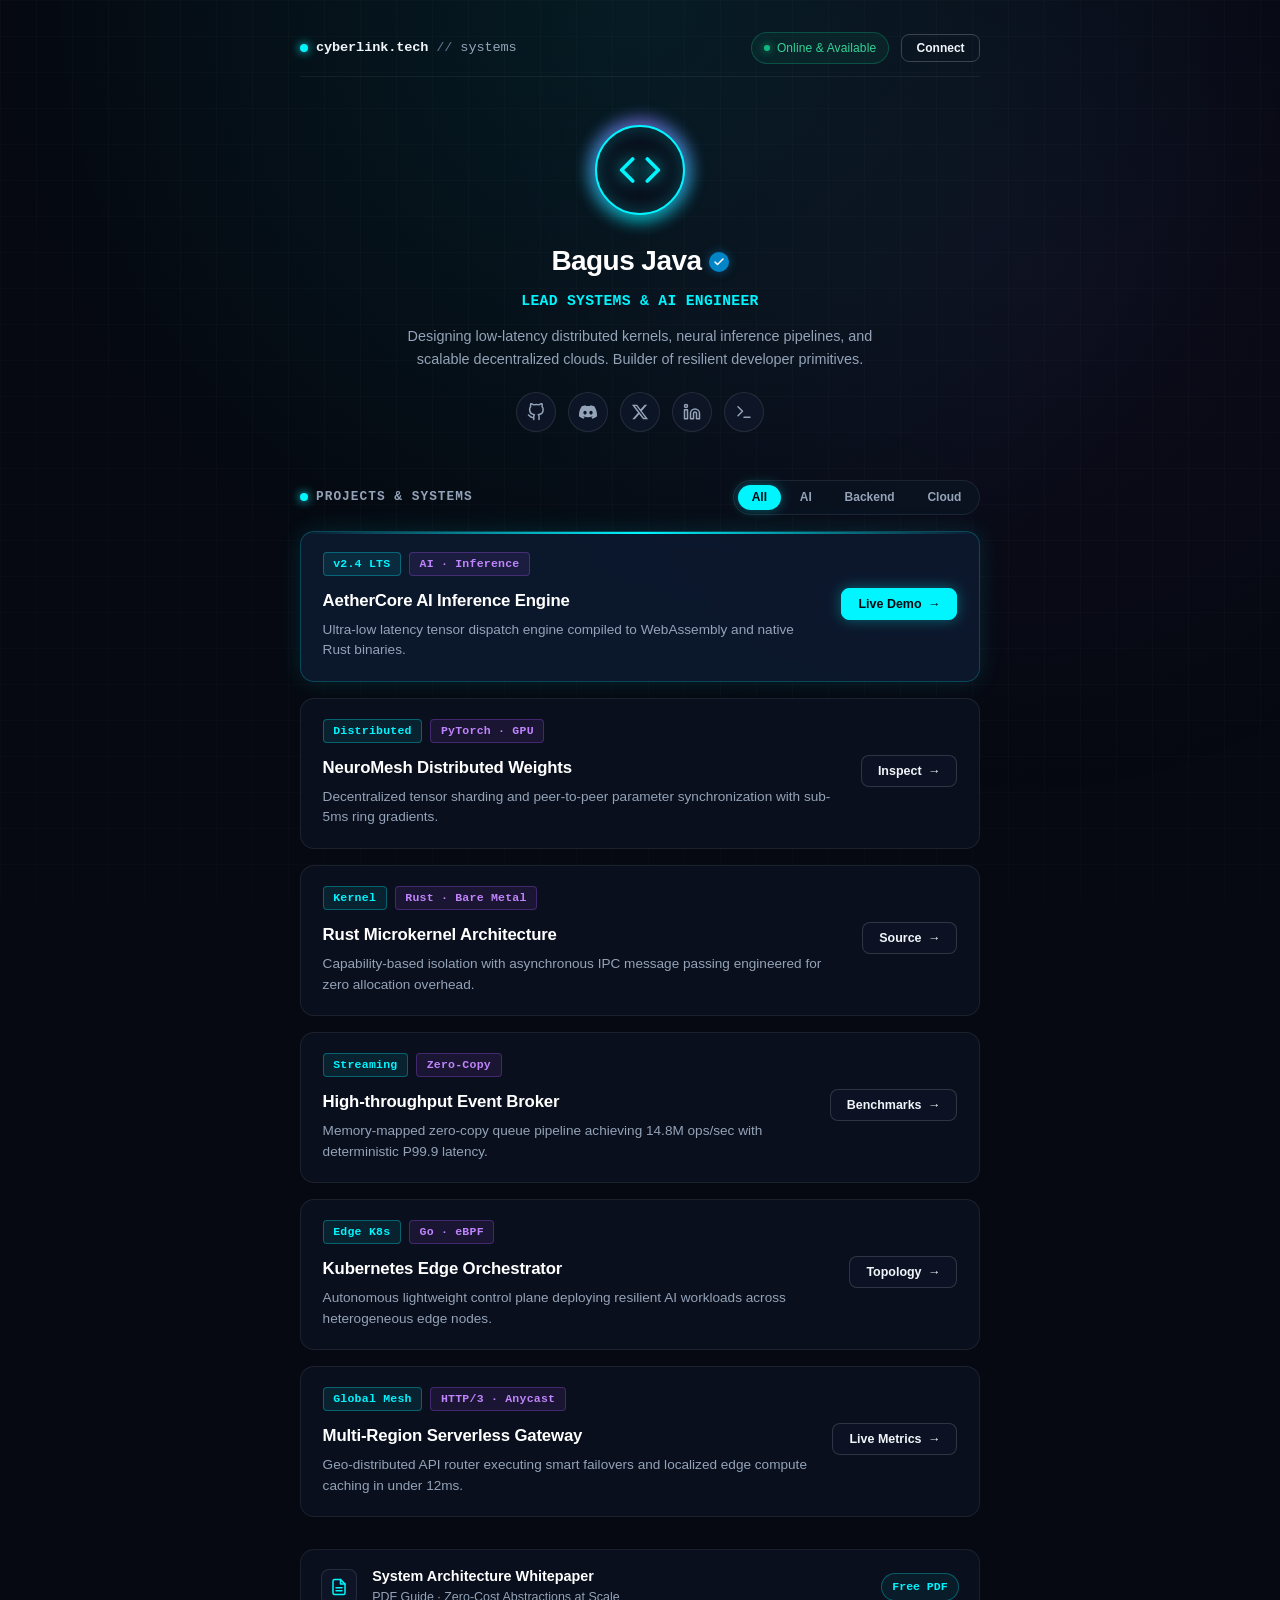
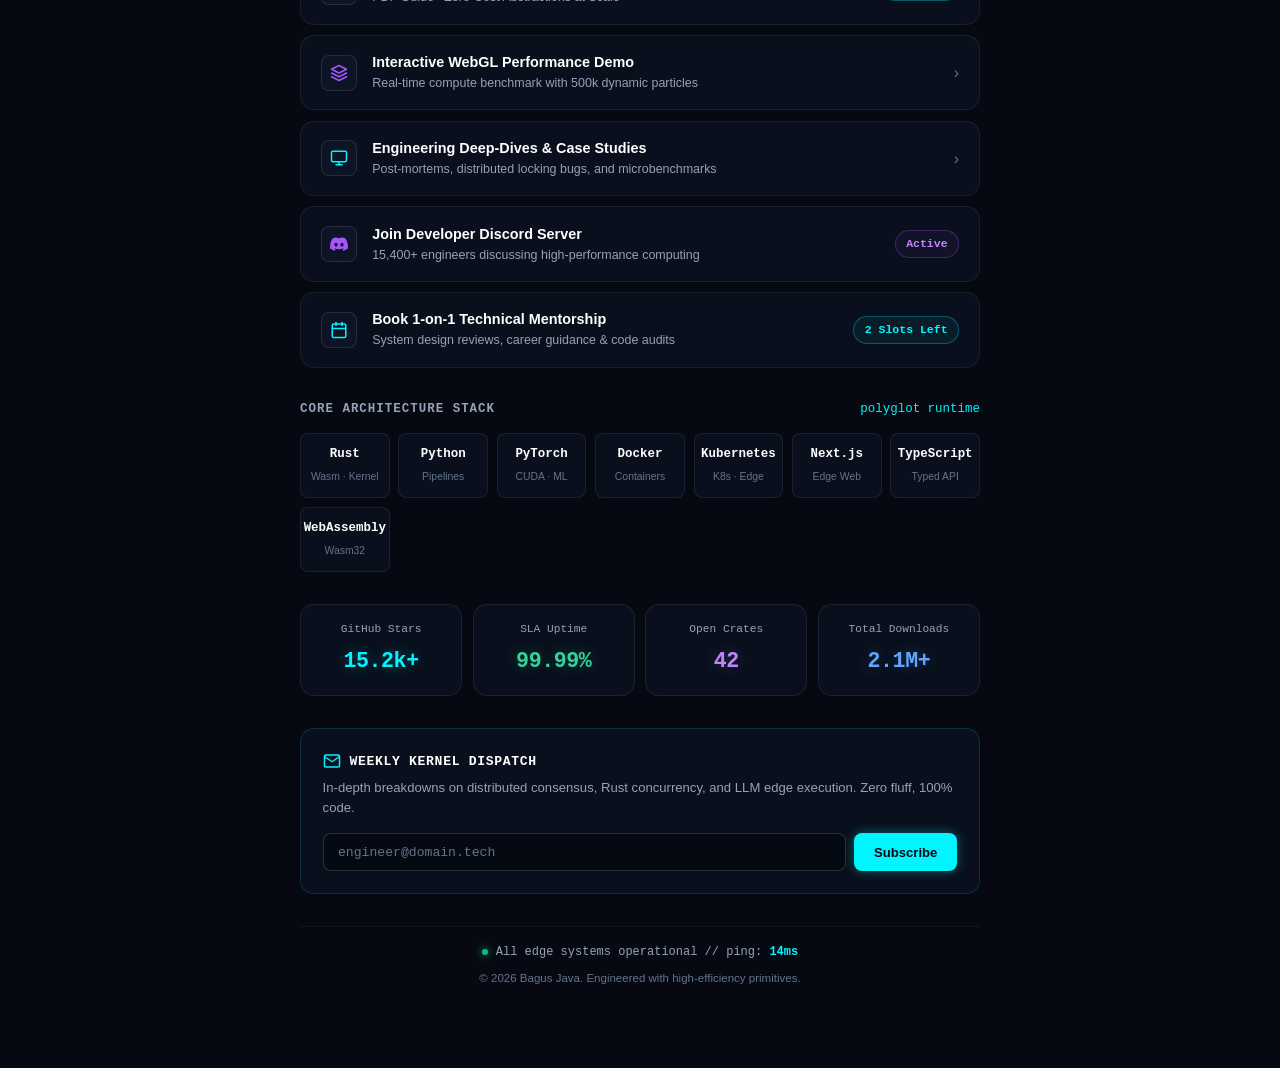
<file: index.html>
<!doctype html>
<html lang="en">
  <head>
    <meta charset="UTF-8" />
    <meta name="viewport" content="width=device-width, initial-scale=1.0" />
    <title>Bagus Java — Systems & AI Engineer | Cyberlink</title>
    <meta name="description" content="Personal microsite of Bagus Java, Lead Systems & AI Engineer. Designing low-latency distributed kernels, neural inference pipelines, and scalable decentralized clouds." />
    
    <!-- Open Graph & Social Sharing -->
    <meta property="og:title" content="Bagus Java — Systems & AI Engineer" />
    <meta property="og:description" content="Designing low-latency distributed kernels, neural inference pipelines, and scalable decentralized clouds." />
    <meta property="og:type" content="website" />
    <meta name="twitter:card" content="summary_large_image" />

    <!-- Standalone CSS File -->
    <link rel="stylesheet" href="./style.css" />
  </head>
  <body>
    <!-- Background Grid & Atmospheric Lighting -->
    <div class="cyber-background" aria-hidden="true"></div>

    <div class="microsite-container">
      <!-- 1. Top Bar Navigation -->
      <header class="top-bar">
        <div class="brand-identity">
          <span class="brand-dot" aria-hidden="true"></span>
          <span class="brand-domain">cyberlink.tech</span>
          <span class="brand-separator">//</span>
          <span>systems</span>
        </div>

        <div class="top-bar-actions">
          <div class="status-pill" title="System operational status">
            <span class="status-indicator-dot" aria-hidden="true"></span>
            <span>Online & Available</span>
          </div>
          <button class="btn-connect" id="connectBtn" type="button">Connect</button>
        </div>
      </header>

      <!-- 2. Hero & Profile Identity Section -->
      <section class="hero-section" aria-label="Profile">
        <!-- Glowing Holographic Avatar -->
        <div class="avatar-wrapper">
          <div class="avatar-halo" aria-hidden="true"></div>
          <div class="avatar-disc">
            <svg class="avatar-icon" viewBox="0 0 24 24" fill="none" stroke="currentColor" stroke-width="2" stroke-linecap="round" stroke-linejoin="round">
              <polyline points="16 18 22 12 16 6"></polyline>
              <polyline points="8 6 2 12 8 18"></polyline>
            </svg>
          </div>
        </div>

        <!-- Name & Verified Check -->
        <div class="profile-name-row">
          <h1 class="profile-name">Bagus Java</h1>
          <span class="verified-badge" title="Verified Identity" aria-label="Verified">
            <svg class="verified-icon" viewBox="0 0 24 24" fill="none" stroke="currentColor" stroke-width="3" stroke-linecap="round" stroke-linejoin="round">
              <polyline points="20 6 9 17 4 12"></polyline>
            </svg>
          </span>
        </div>

        <!-- Role / Specialization -->
        <div class="profile-title">Lead Systems &amp; AI Engineer</div>

        <!-- Bio / Mission Statement -->
        <p class="profile-bio">
          Designing low-latency distributed kernels, neural inference pipelines, and scalable decentralized clouds. Builder of resilient developer primitives.
        </p>

        <!-- Social & Developer Network Links -->
        <div class="social-links-row" aria-label="Social Profiles">
          <!-- GitHub -->
          <a href="https://github.com" target="_blank" rel="noopener noreferrer" class="social-btn" title="GitHub Profile" aria-label="GitHub">
            <svg viewBox="0 0 24 24" fill="none" stroke="currentColor" stroke-width="2" stroke-linecap="round" stroke-linejoin="round">
              <path d="M9 19c-5 1.5-5-2.5-7-3m14 6v-3.87a3.37 3.37 0 0 0-.94-2.61c3.14-.35 6.44-1.54 6.44-7A5.44 5.44 0 0 0 20 4.77 5.07 5.07 0 0 0 19.91 1S18.73.65 16 2.48a13.38 13.38 0 0 0-7 0C6.27.65 5.09 1 5.09 1A5.07 5.07 0 0 0 5 4.77a5.44 5.44 0 0 0-1.5 3.78c0 5.42 3.3 6.61 6.44 7A3.37 3.37 0 0 0 9 18.13V22"></path>
            </svg>
          </a>

          <!-- Discord -->
          <a href="https://discord.com" target="_blank" rel="noopener noreferrer" class="social-btn" title="Discord Community" aria-label="Discord">
            <svg viewBox="0 0 24 24" fill="currentColor">
              <path d="M20.317 4.37a19.791 19.791 0 0 0-4.885-1.515.074.074 0 0 0-.079.037c-.21.375-.444.864-.608 1.25a18.27 18.27 0 0 0-5.487 0 12.64 12.64 0 0 0-.617-1.25.077.077 0 0 0-.079-.037A19.736 19.736 0 0 0 3.677 4.37a.07.07 0 0 0-.032.027C.533 9.046-.32 13.58.099 18.057a.082.082 0 0 0 .031.057 19.9 19.9 0 0 0 5.993 3.03.078.078 0 0 0 .084-.028c.462-.63.874-1.295 1.226-1.994.021-.041.001-.09-.041-.106a13.107 13.107 0 0 1-1.872-.892.077.077 0 0 1-.008-.128 10.2 10.2 0 0 0 .372-.292.074.074 0 0 1 .077-.01c3.929 1.793 8.18 1.793 12.061 0a.074.074 0 0 1 .078.01c.12.098.246.198.373.292a.077.077 0 0 1-.006.127 12.299 12.299 0 0 1-1.873.894.077.077 0 0 0-.041.107c.36.698.772 1.362 1.225 1.993a.076.076 0 0 0 .084.028 19.839 19.839 0 0 0 6.002-3.03.077.077 0 0 0 .032-.054c.5-5.177-.838-9.674-3.549-13.66a.061.061 0 0 0-.031-.028zM8.02 15.33c-1.183 0-2.157-1.085-2.157-2.419 0-1.333.956-2.419 2.157-2.419 1.21 0 2.176 1.096 2.157 2.42 0 1.333-.956 2.418-2.157 2.418zm7.975 0c-1.183 0-2.157-1.085-2.157-2.419 0-1.333.955-2.419 2.157-2.419 1.21 0 2.176 1.096 2.157 2.42 0 1.333-.946 2.418-2.157 2.418z"/>
            </svg>
          </a>

          <!-- X / Twitter -->
          <a href="https://x.com" target="_blank" rel="noopener noreferrer" class="social-btn" title="X (Twitter) Feed" aria-label="X">
            <svg viewBox="0 0 24 24" fill="currentColor">
              <path d="M18.244 2.25h3.308l-7.227 8.26 8.502 11.24H16.17l-5.214-6.817L4.99 21.75H1.68l7.73-8.835L1.254 2.25H8.08l4.713 6.231zm-1.161 17.52h1.833L7.084 4.126H5.117z"/>
            </svg>
          </a>

          <!-- LinkedIn -->
          <a href="https://linkedin.com" target="_blank" rel="noopener noreferrer" class="social-btn" title="LinkedIn Profile" aria-label="LinkedIn">
            <svg viewBox="0 0 24 24" fill="none" stroke="currentColor" stroke-width="2" stroke-linecap="round" stroke-linejoin="round">
              <path d="M16 8a6 6 0 0 1 6 6v7h-4v-7a2 2 0 0 0-2-2 2 2 0 0 0-2 2v7h-4v-7a6 6 0 0 1 6-6z"></path>
              <rect x="2" y="9" width="4" height="12"></rect>
              <circle cx="4" cy="4" r="2"></circle>
            </svg>
          </a>

          <!-- Terminal / Mail -->
          <button class="social-btn" id="openEmailDirectBtn" onclick="document.getElementById('connectBtn').click()" title="Send Email / SSH" aria-label="Email">
            <svg viewBox="0 0 24 24" fill="none" stroke="currentColor" stroke-width="2" stroke-linecap="round" stroke-linejoin="round">
              <polyline points="4 17 10 11 4 5"></polyline>
              <line x1="12" y1="19" x2="20" y2="19"></line>
            </svg>
          </button>
        </div>
      </section>

      <!-- 3. Projects & Systems Filter Bar -->
      <section aria-label="Projects Showcase">
        <div class="section-header-bar">
          <div class="section-label">
            <span class="brand-dot" aria-hidden="true"></span>
            <span>Projects &amp; Systems</span>
          </div>

          <!-- Interactive Category Filter -->
          <nav class="filter-nav" aria-label="Filter Projects">
            <button class="filter-pill active" data-filter="all" type="button">All</button>
            <button class="filter-pill" data-filter="ai" type="button">AI</button>
            <button class="filter-pill" data-filter="backend" type="button">Backend</button>
            <button class="filter-pill" data-filter="cloud" type="button">Cloud</button>
          </nav>
        </div>

        <!-- Project Cards List (With Clean, Unwrapped Badges) -->
        <div class="project-stack" id="projectList">
          <!-- Project 1 (Featured) -->
          <article class="project-card featured" data-category="ai cloud">
            <div class="tag-container">
              <span class="badge-tag cyan">v2.4 LTS</span>
              <span class="badge-tag purple">AI · Inference</span>
            </div>
            <div class="card-main-content">
              <div class="card-text-col">
                <h2 class="project-title">AetherCore AI Inference Engine</h2>
                <p class="project-desc">
                  Ultra-low latency tensor dispatch engine compiled to WebAssembly and native Rust binaries.
                </p>
              </div>
              <button class="card-action-btn primary" data-project="aethercore" type="button">
                <span>Live Demo</span>
                <span aria-hidden="true">→</span>
              </button>
            </div>
          </article>

          <!-- Project 2 -->
          <article class="project-card" data-category="ai backend">
            <div class="tag-container">
              <span class="badge-tag cyan">Distributed</span>
              <span class="badge-tag purple">PyTorch · GPU</span>
            </div>
            <div class="card-main-content">
              <div class="card-text-col">
                <h2 class="project-title">NeuroMesh Distributed Weights</h2>
                <p class="project-desc">
                  Decentralized tensor sharding and peer-to-peer parameter synchronization with sub-5ms ring gradients.
                </p>
              </div>
              <button class="card-action-btn outline" data-project="neuromesh" type="button">
                <span>Inspect</span>
                <span aria-hidden="true">→</span>
              </button>
            </div>
          </article>

          <!-- Project 3 -->
          <article class="project-card" data-category="backend">
            <div class="tag-container">
              <span class="badge-tag cyan">Kernel</span>
              <span class="badge-tag purple">Rust · Bare Metal</span>
            </div>
            <div class="card-main-content">
              <div class="card-text-col">
                <h2 class="project-title">Rust Microkernel Architecture</h2>
                <p class="project-desc">
                  Capability-based isolation with asynchronous IPC message passing engineered for zero allocation overhead.
                </p>
              </div>
              <button class="card-action-btn outline" data-project="rust-kernel" type="button">
                <span>Source</span>
                <span aria-hidden="true">→</span>
              </button>
            </div>
          </article>

          <!-- Project 4 -->
          <article class="project-card" data-category="backend">
            <div class="tag-container">
              <span class="badge-tag cyan">Streaming</span>
              <span class="badge-tag purple">Zero-Copy</span>
            </div>
            <div class="card-main-content">
              <div class="card-text-col">
                <h2 class="project-title">High-throughput Event Broker</h2>
                <p class="project-desc">
                  Memory-mapped zero-copy queue pipeline achieving 14.8M ops/sec with deterministic P99.9 latency.
                </p>
              </div>
              <button class="card-action-btn outline" data-project="event-broker" type="button">
                <span>Benchmarks</span>
                <span aria-hidden="true">→</span>
              </button>
            </div>
          </article>

          <!-- Project 5 -->
          <article class="project-card" data-category="cloud">
            <div class="tag-container">
              <span class="badge-tag cyan">Edge K8s</span>
              <span class="badge-tag purple">Go · eBPF</span>
            </div>
            <div class="card-main-content">
              <div class="card-text-col">
                <h2 class="project-title">Kubernetes Edge Orchestrator</h2>
                <p class="project-desc">
                  Autonomous lightweight control plane deploying resilient AI workloads across heterogeneous edge nodes.
                </p>
              </div>
              <button class="card-action-btn outline" data-project="edge-k8s" type="button">
                <span>Topology</span>
                <span aria-hidden="true">→</span>
              </button>
            </div>
          </article>

          <!-- Project 6 -->
          <article class="project-card" data-category="cloud backend">
            <div class="tag-container">
              <span class="badge-tag cyan">Global Mesh</span>
              <span class="badge-tag purple">HTTP/3 · Anycast</span>
            </div>
            <div class="card-main-content">
              <div class="card-text-col">
                <h2 class="project-title">Multi-Region Serverless Gateway</h2>
                <p class="project-desc">
                  Geo-distributed API router executing smart failovers and localized edge compute caching in under 12ms.
                </p>
              </div>
              <button class="card-action-btn outline" data-project="serverless-gw" type="button">
                <span>Live Metrics</span>
                <span aria-hidden="true">→</span>
              </button>
            </div>
          </article>
        </div>
      </section>

      <!-- 4. Resources & Curated Links -->
      <section class="resource-stack" aria-label="Curated Engineering Links">
        <!-- Whitepaper -->
        <a href="#" class="resource-item" id="whitepaperBtn">
          <div class="resource-left">
            <div class="resource-icon-box" aria-hidden="true">
              <svg viewBox="0 0 24 24" fill="none" stroke="currentColor" stroke-width="2" stroke-linecap="round" stroke-linejoin="round">
                <path d="M14 2H6a2 2 0 0 0-2 2v16a2 2 0 0 0 2 2h12a2 2 0 0 0 2-2V8z"></path>
                <polyline points="14 2 14 8 20 8"></polyline>
                <line x1="16" y1="13" x2="8" y2="13"></line>
                <line x1="16" y1="17" x2="8" y2="17"></line>
              </svg>
            </div>
            <div>
              <div class="resource-title">System Architecture Whitepaper</div>
              <div class="resource-subtitle">PDF Guide · Zero-Cost Abstractions at Scale</div>
            </div>
          </div>
          <div class="resource-right">
            <span class="badge-pill-outline">Free PDF</span>
          </div>
        </a>

        <!-- WebGL Demo -->
        <a href="#" class="resource-item" onclick="document.querySelector('[data-project=aethercore]').click(); return false;">
          <div class="resource-left">
            <div class="resource-icon-box purple" aria-hidden="true">
              <svg viewBox="0 0 24 24" fill="none" stroke="currentColor" stroke-width="2" stroke-linecap="round" stroke-linejoin="round">
                <polygon points="12 2 2 7 12 12 22 7 12 2"></polygon>
                <polyline points="2 17 12 22 22 17"></polyline>
                <polyline points="2 12 12 17 22 12"></polyline>
              </svg>
            </div>
            <div>
              <div class="resource-title">Interactive WebGL Performance Demo</div>
              <div class="resource-subtitle">Real-time compute benchmark with 500k dynamic particles</div>
            </div>
          </div>
          <div class="resource-right">
            <span class="resource-arrow">›</span>
          </div>
        </a>

        <!-- Case Studies -->
        <a href="#" class="resource-item" onclick="document.querySelector('[data-project=rust-kernel]').click(); return false;">
          <div class="resource-left">
            <div class="resource-icon-box" aria-hidden="true">
              <svg viewBox="0 0 24 24" fill="none" stroke="currentColor" stroke-width="2" stroke-linecap="round" stroke-linejoin="round">
                <rect x="2" y="3" width="20" height="14" rx="2" ry="2"></rect>
                <line x1="8" y1="21" x2="16" y2="21"></line>
                <line x1="12" y1="17" x2="12" y2="21"></line>
              </svg>
            </div>
            <div>
              <div class="resource-title">Engineering Deep-Dives &amp; Case Studies</div>
              <div class="resource-subtitle">Post-mortems, distributed locking bugs, and microbenchmarks</div>
            </div>
          </div>
          <div class="resource-right">
            <span class="resource-arrow">›</span>
          </div>
        </a>

        <!-- Developer Discord -->
        <a href="https://discord.com" target="_blank" rel="noopener noreferrer" class="resource-item">
          <div class="resource-left">
            <div class="resource-icon-box purple" aria-hidden="true">
              <svg viewBox="0 0 24 24" fill="currentColor">
                <path d="M20.317 4.37a19.791 19.791 0 0 0-4.885-1.515.074.074 0 0 0-.079.037c-.21.375-.444.864-.608 1.25a18.27 18.27 0 0 0-5.487 0 12.64 12.64 0 0 0-.617-1.25.077.077 0 0 0-.079-.037A19.736 19.736 0 0 0 3.677 4.37a.07.07 0 0 0-.032.027C.533 9.046-.32 13.58.099 18.057a.082.082 0 0 0 .031.057 19.9 19.9 0 0 0 5.993 3.03.078.078 0 0 0 .084-.028c.462-.63.874-1.295 1.226-1.994.021-.041.001-.09-.041-.106a13.107 13.107 0 0 1-1.872-.892.077.077 0 0 1-.008-.128 10.2 10.2 0 0 0 .372-.292.074.074 0 0 1 .077-.01c3.929 1.793 8.18 1.793 12.061 0a.074.074 0 0 1 .078.01c.12.098.246.198.373.292a.077.077 0 0 1-.006.127 12.299 12.299 0 0 1-1.873.894.077.077 0 0 0-.041.107c.36.698.772 1.362 1.225 1.993a.076.076 0 0 0 .084.028 19.839 19.839 0 0 0 6.002-3.03.077.077 0 0 0 .032-.054c.5-5.177-.838-9.674-3.549-13.66a.061.061 0 0 0-.031-.028zM8.02 15.33c-1.183 0-2.157-1.085-2.157-2.419 0-1.333.956-2.419 2.157-2.419 1.21 0 2.176 1.096 2.157 2.42 0 1.333-.956 2.418-2.157 2.418zm7.975 0c-1.183 0-2.157-1.085-2.157-2.419 0-1.333.955-2.419 2.157-2.419 1.21 0 2.176 1.096 2.157 2.42 0 1.333-.946 2.418-2.157 2.418z"/>
              </svg>
            </div>
            <div>
              <div class="resource-title">Join Developer Discord Server</div>
              <div class="resource-subtitle">15,400+ engineers discussing high-performance computing</div>
            </div>
          </div>
          <div class="resource-right">
            <span class="badge-pill-outline purple">Active</span>
          </div>
        </a>

        <!-- Mentorship Booking -->
        <a href="#" class="resource-item" id="mentorshipBtn">
          <div class="resource-left">
            <div class="resource-icon-box" aria-hidden="true">
              <svg viewBox="0 0 24 24" fill="none" stroke="currentColor" stroke-width="2" stroke-linecap="round" stroke-linejoin="round">
                <rect x="3" y="4" width="18" height="18" rx="2" ry="2"></rect>
                <line x1="16" y1="2" x2="16" y2="6"></line>
                <line x1="8" y1="2" x2="8" y2="6"></line>
                <line x1="3" y1="10" x2="21" y2="10"></line>
              </svg>
            </div>
            <div>
              <div class="resource-title">Book 1-on-1 Technical Mentorship</div>
              <div class="resource-subtitle">System design reviews, career guidance &amp; code audits</div>
            </div>
          </div>
          <div class="resource-right">
            <span class="badge-pill-outline">2 Slots Left</span>
          </div>
        </a>
      </section>

      <!-- 5. Core Architecture Stack (Clean, Unclipped Responsive Grid) -->
      <section class="stack-section" aria-label="Architecture Stack">
        <div class="stack-header-row">
          <span class="stack-title">CORE ARCHITECTURE STACK</span>
          <span class="stack-subtitle">polyglot runtime</span>
        </div>

        <div class="tech-grid">
          <!-- Rust / Wasm -->
          <div class="tech-badge-item">
            <span class="tech-name">Rust</span>
            <span class="tech-role">Wasm &middot; Kernel</span>
          </div>

          <!-- Python -->
          <div class="tech-badge-item">
            <span class="tech-name">Python</span>
            <span class="tech-role">Pipelines</span>
          </div>

          <!-- PyTorch -->
          <div class="tech-badge-item">
            <span class="tech-name">PyTorch</span>
            <span class="tech-role">CUDA &middot; ML</span>
          </div>

          <!-- Docker -->
          <div class="tech-badge-item">
            <span class="tech-name">Docker</span>
            <span class="tech-role">Containers</span>
          </div>

          <!-- Kubernetes -->
          <div class="tech-badge-item">
            <span class="tech-name">Kubernetes</span>
            <span class="tech-role">K8s &middot; Edge</span>
          </div>

          <!-- Next.js -->
          <div class="tech-badge-item">
            <span class="tech-name">Next.js</span>
            <span class="tech-role">Edge Web</span>
          </div>

          <!-- TypeScript -->
          <div class="tech-badge-item">
            <span class="tech-name">TypeScript</span>
            <span class="tech-role">Typed API</span>
          </div>

          <!-- WebAssembly -->
          <div class="tech-badge-item">
            <span class="tech-name">WebAssembly</span>
            <span class="tech-role">Wasm32</span>
          </div>
        </div>
      </section>

      <!-- 6. Key Telemetry & Metrics Counters -->
      <section class="metrics-grid" aria-label="Key Engineering Metrics">
        <div class="metric-card">
          <span class="metric-label">GitHub Stars</span>
          <span class="metric-number cyan" id="statStars">15.2k+</span>
        </div>

        <div class="metric-card">
          <span class="metric-label">SLA Uptime</span>
          <span class="metric-number emerald" id="statUptime">99.99%</span>
        </div>

        <div class="metric-card">
          <span class="metric-label">Open Crates</span>
          <span class="metric-number purple" id="statCrates">42</span>
        </div>

        <div class="metric-card">
          <span class="metric-label">Total Downloads</span>
          <span class="metric-number blue" id="statDownloads">2.1M+</span>
        </div>
      </section>

      <!-- 7. Weekly Kernel Dispatch (Newsletter) -->
      <section class="dispatch-card" aria-label="Newsletter Subscription">
        <div class="dispatch-header">
          <svg width="18" height="18" viewBox="0 0 24 24" fill="none" stroke="currentColor" stroke-width="2" stroke-linecap="round" stroke-linejoin="round">
            <path d="M4 4h16c1.1 0 2 .9 2 2v12c0 1.1-.9 2-2 2H4c-1.1 0-2-.9-2-2V6c0-1.1.9-2 2-2z"></path>
            <polyline points="22,6 12,13 2,6"></polyline>
          </svg>
          <span>WEEKLY KERNEL DISPATCH</span>
        </div>
        <p class="dispatch-desc">
          In-depth breakdowns on distributed consensus, Rust concurrency, and LLM edge execution. Zero fluff, 100% code.
        </p>

        <form class="dispatch-form" id="dispatchForm">
          <input 
            type="email" 
            class="dispatch-input" 
            id="dispatchEmail" 
            placeholder="engineer@domain.tech" 
            required 
            aria-label="Engineering Email"
          />
          <button type="submit" class="dispatch-submit-btn" id="dispatchSubmitBtn">Subscribe</button>
        </form>
        <div class="dispatch-feedback" id="dispatchFeedback"></div>
      </section>

      <!-- 8. Footer -->
      <footer class="footer-section">
        <div class="footer-status-line">
          <span class="footer-status-dot" aria-hidden="true"></span>
          <span>All edge systems operational // ping: <strong id="pingValue" style="color:var(--cyan-primary);">14ms</strong></span>
        </div>
        <div class="footer-copyright">
          &copy; 2026 Bagus Java. Engineered with high-efficiency primitives.
        </div>
      </footer>
    </div>


    <!-- =====================================================================
         Interactive Modals
         ===================================================================== -->
    <!-- Connect Modal -->
    <div class="modal-overlay" id="connectModal" role="dialog" aria-modal="true" aria-labelledby="connectModalTitle">
      <div class="modal-content">
        <div class="modal-header">
          <div class="modal-title" id="connectModalTitle">
            <span class="brand-dot"></span>
            <span>Establish Connection // Bagus Java</span>
          </div>
          <button class="modal-close-btn" data-close-modal aria-label="Close modal">&times;</button>
        </div>
        <div class="modal-body">
          <p style="margin-bottom:1rem;">
            Feel free to reach out for high-scale distributed systems consulting, neural inference optimization, or technical advisory.
          </p>
          <div style="background:#04060c;border:1px solid rgba(255,255,255,0.1);padding:1rem;border-radius:8px;font-family:var(--font-mono);font-size:0.8rem;margin-bottom:1rem;display:flex;flex-direction:column;gap:0.5rem;">
            <div><strong>Email:</strong> aris@cyberlink.tech</div>
            <div><strong>Location:</strong> San Francisco / Distributed Remote</div>
            <div><strong>PGP Fingerprint:</strong> <span style="color:var(--cyan-primary);">8F2B 99A1 4C0E 7731 FA90</span></div>
            <div><strong>Status:</strong> Available for Q2/Q3 Advisory &amp; Architecture Reviews</div>
          </div>
          <div style="display:flex;gap:0.75rem;flex-wrap:wrap;">
            <button class="dispatch-submit-btn" id="copyEmailBtn" style="padding:0.55rem 1rem;">Copy Email Address</button>
            <button class="card-action-btn outline" data-close-modal style="padding:0.55rem 1rem;">Close</button>
          </div>
        </div>
      </div>
    </div>

    <!-- Project Details & Interactive Benchmark Modal -->
    <div class="modal-overlay" id="projectModal" role="dialog" aria-modal="true" aria-labelledby="projectModalTitle">
      <div class="modal-content">
        <div class="modal-header">
          <div class="modal-title" id="projectModalTitle">Project Details</div>
          <button class="modal-close-btn" data-close-modal aria-label="Close modal">&times;</button>
        </div>
        <div class="modal-body" id="projectModalBody">
          <!-- Dynamic Content Injected via script.js -->
        </div>
      </div>
    </div>

    <!-- Whitepaper Modal -->
    <div class="modal-overlay" id="whitepaperModal" role="dialog" aria-modal="true" aria-labelledby="whitepaperModalTitle">
      <div class="modal-content">
        <div class="modal-header">
          <div class="modal-title" id="whitepaperModalTitle">System Architecture Whitepaper</div>
          <button class="modal-close-btn" data-close-modal aria-label="Close modal">&times;</button>
        </div>
        <div class="modal-body">
          <p style="margin-bottom:0.8rem;">
            <strong>"Zero-Cost Abstractions at Scale: Low-Latency Systems Architecture"</strong>
          </p>
          <p style="font-size:0.82rem;color:var(--text-muted);margin-bottom:1rem;">
            A 42-page technical deep-dive into compiler-level zero-cost abstractions, memory alignment, hardware prefetchers, and RDMA ring topologies for neural networks.
          </p>
          <div style="background:#04060c;border:1px solid rgba(0,245,255,0.2);padding:1rem;border-radius:8px;font-family:var(--font-mono);font-size:0.75rem;margin-bottom:1rem;">
            <div>Chapter 1: Hardware-Coherent Cache Topologies</div>
            <div>Chapter 2: Microsecond IPC via Lock-Free Ring Queues</div>
            <div>Chapter 3: SIMD Vectorization in Rust and Wasm</div>
            <div>Chapter 4: Tail Latency Elimination in Distributed Clocks</div>
          </div>
          <button class="dispatch-submit-btn" onclick="alert('Download simulated: whitepaper_aris_thorne_v2.pdf');" style="width:100%;">
            Download PDF (1.4 MB)
          </button>
        </div>
      </div>
    </div>

    <!-- Mentorship Modal -->
    <div class="modal-overlay" id="mentorshipModal" role="dialog" aria-modal="true" aria-labelledby="mentorshipModalTitle">
      <div class="modal-content">
        <div class="modal-header">
          <div class="modal-title" id="mentorshipModalTitle">1-on-1 Technical Mentorship</div>
          <button class="modal-close-btn" data-close-modal aria-label="Close modal">&times;</button>
        </div>
        <div class="modal-body">
          <p style="margin-bottom:0.75rem;">
            Sessions are dedicated 60-minute technical deep dives. Topics covered:
          </p>
          <ul style="padding-left:1.2rem;font-size:0.82rem;color:var(--text-muted);margin-bottom:1rem;display:flex;flex-direction:column;gap:0.35rem;">
            <li>High-Scale Distributed System Design &amp; Failure Modes</li>
            <li>Rust Concurrency, Memory Safety, and Performance Profiling</li>
            <li>Senior/Staff Engineer Career Trajectory &amp; Technical Leadership</li>
          </ul>
          <div style="background:#04060c;padding:0.85rem;border-radius:8px;border:1px solid rgba(255,255,255,0.1);margin-bottom:1rem;font-family:var(--font-mono);font-size:0.78rem;">
            <div>Remaining Slots for this Month: <span style="color:var(--cyan-primary);font-weight:700;">2 Slots</span></div>
            <div style="color:var(--text-dim);margin-top:0.3rem;">Format: Google Meet / Screen-share + Collaborative Terminal</div>
          </div>
          <button class="dispatch-submit-btn" onclick="document.getElementById('connectBtn').click(); document.getElementById('mentorshipModal').classList.remove('active');" style="width:100%;">
            Request Mentorship Booking
          </button>
        </div>
      </div>
    </div>



    <!-- Standalone Script File -->
    <script type="module" src="./script.js"></script>
  </body>
</html>
</file>
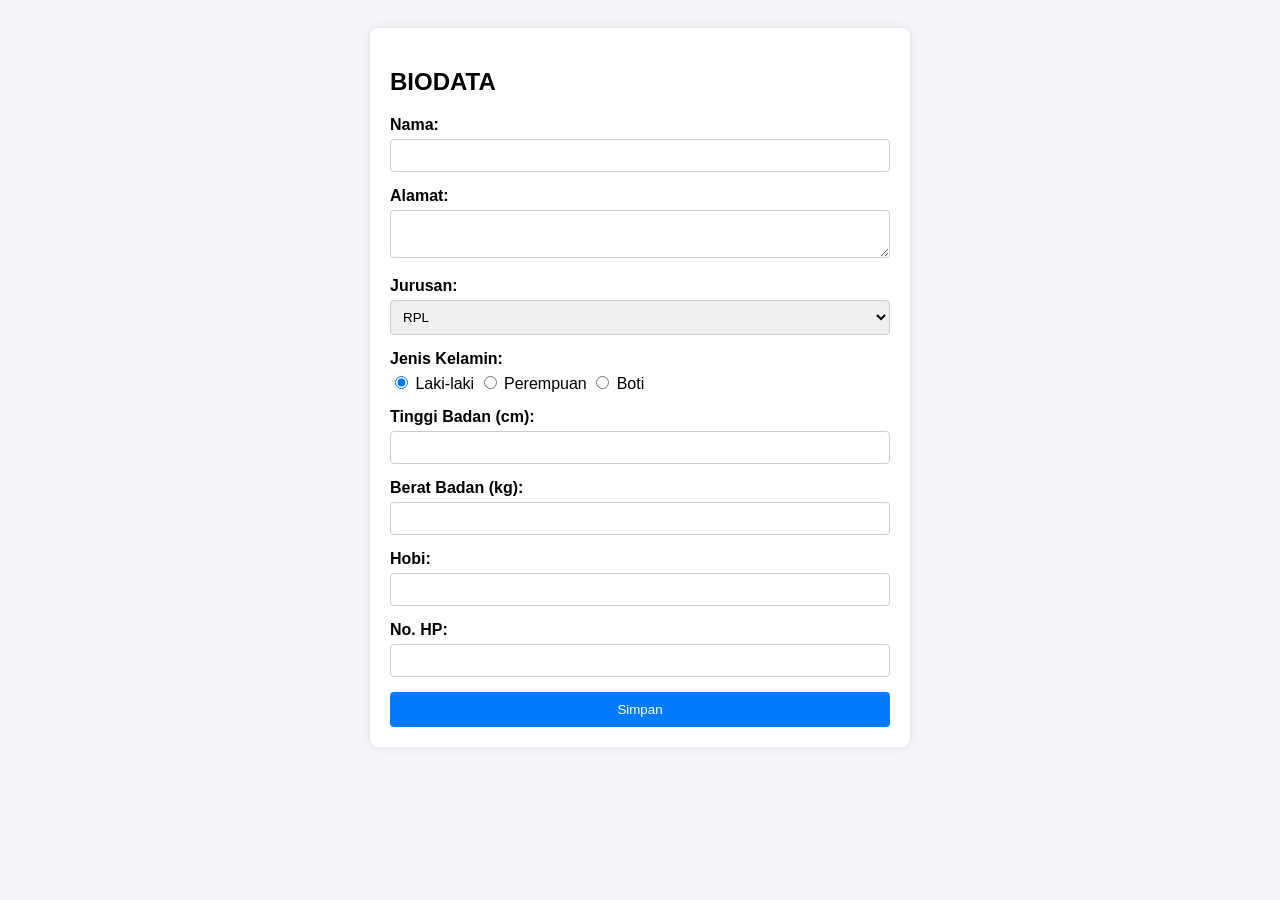
<file: 10rpl_form_biodata.html>
<!DOCTYPE html>
<html lang="id">
<head>
    <meta charset="UTF-8">
    <meta name="viewport" content="width=device-width, initial-scale=1.0">
    <title> Biodata</title>
    <style>
        /* Mengatur font dasar dan latar belakang halaman */
        body { font-family: Arial, sans-serif; background-color: #f4f4f9; padding: 20px; }
        
        /* Mengatur kotak putih tengah (container) dengan bayangan halus */
        .container { max-width: 500px; background: #fff; padding: 20px; border-radius: 8px; box-shadow: 0 0 10px rgba(0,0,0,0.1); margin: auto; }
        
        /* Memberi jarak bawah pada setiap kelompok elemen form */
        .form-group { margin-bottom: 15px; }
        
        /* Membuat label tampil tebal di atas kolom isian */
        label { display: block; font-weight: bold; margin-bottom: 5px; }
        
        /* Membuat input, textarea, dan select selebar penuh dengan border rapi */
        input[type="text"], input[type="number"], textarea, select { width: 100%; padding: 8px; border: 1px solid #ccc; border-radius: 4px; box-sizing: border-box; }
        
        /* Styling tombol simpan berwarna biru */
        button { width: 100%; background-color: #007BFF; color: white; padding: 10px; border: none; border-radius: 4px; cursor: pointer; }
    </style>
</head>
<body>
    <!-- Kotak pembungkus form -->
    <div class="container">
        <h2><text style="font-weight: bold;">BIODATA</text></h2>
        
        <!-- Form utama -->
        <form id="biodataForm">
            <!-- Input Nama -->
            <div class="form-group"><label>Nama:</label><input type="text" id="nama" required></div>
            
            <!-- Input Alamat -->
            <div class="form-group"><label>Alamat:</label><textarea id="alamat" required></textarea></div>
            
            <!-- Pilihan Jurusan -->
            <div class="form-group"><label>Jurusan:</label>
                <select id="jurusan" required>
                    <option value="RPL">RPL</option><option value="TKJ">TKJ</option>
                    <option value="TKR">TKR</option><option value="TSM">TSM</option><option value="TEI">TEI</option>
                </select>
            </div>
            
            <!-- Pilihan Jenis Kelamin (Radio Button) -->
            <div class="form-group"><label>Jenis Kelamin:</label>
                <input type="radio" name="jk" value="Laki-laki" checked> Laki-laki
                <input type="radio" name="jk" value="Perempuan"> Perempuan
                <input type="radio" name="jk" value="Boti"> Boti
            </div>
            
            <!-- Input Tinggi Badan -->
            <div class="form-group"><label>Tinggi Badan (cm):</label><input type="number" id="tinggi" step="any" required></div>
            
            <!-- Input Berat Badan -->
            <div class="form-group"><label>Berat Badan (kg):</label><input type="number" id="berat" step="any" required></div>
            
            <!-- Input Hobi -->
            <div class="form-group"><label>Hobi:</label><input type="text" id="hobi" required></div>
            
            <!-- Input Nomor HP -->
            <div class="form-group"><label>No. HP:</label><input type="number" id="hp" maxlength="13" oninput="this.value = this.value.replace(/[^0-9]/g, '').slice(0, 13);" required></div>
            
            <!-- Tombol untuk menjalankan fungsi JavaScript -->
            <button type="button" onclick="simpanDanPindah()">Simpan</button>
        </form>
    </div>

    <script>
        // Fungsi yang berjalan saat tombol Simpan diklik
        function simpanDanPindah() {
            // Mengambil data dari setiap input form dan menyimpannya ke dalam objek JavaScript
            const data = {
                nama: document.getElementById('nama').value,
                alamat: document.getElementById('alamat').value,
                jurusan: document.getElementById('jurusan').value,
                jk: document.querySelector('input[name="jk"]:checked').value,
                tinggi: document.getElementById('tinggi').value,
                berat: document.getElementById('berat').value,
                hobi: document.getElementById('hobi').value,
                hp: document.getElementById('hp').value
            };
            
            // Mengubah objek data menjadi string JSON dan menyimpannya ke memori browser (LocalStorage)
            localStorage.setItem('biodata', JSON.stringify(data));
            
            // Berpindah otomatis ke halaman hasil biodata
            window.location.href = '10rpl_hasil_biodata.html';
        }
    </script>
</body>
</html>
</file>
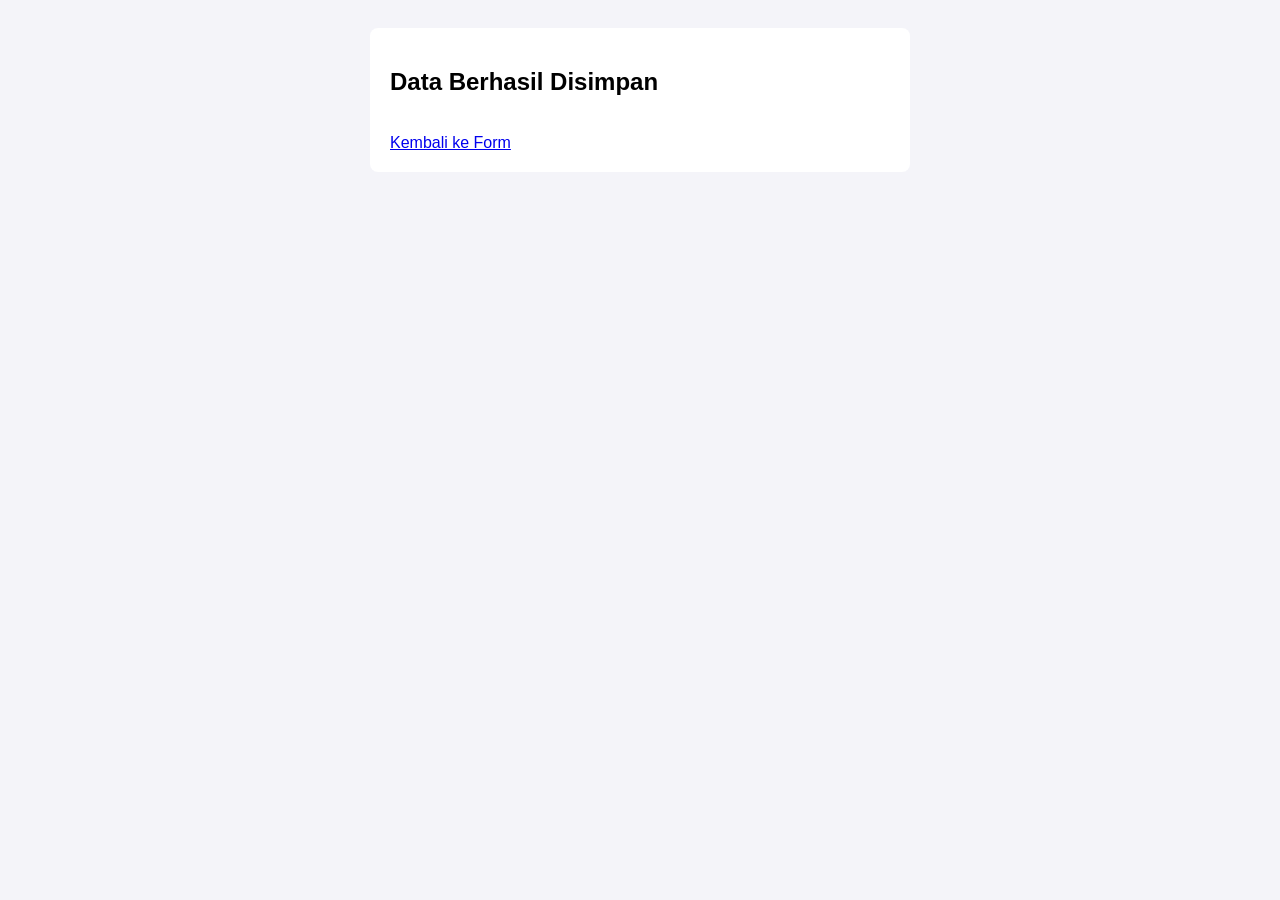
<file: 10rpl_hasil_biodata.html>
<!DOCTYPE html>
<html lang="id">
<head>
    <meta charset="UTF-8">
    <title>Hasil Biodata</title>
    <style>
        /* Mengatur font, padding, dan warna latar belakang abu-abu terang */
        body { font-family: Arial; padding: 20px; background: #f4f4f9; }
        
        /* Mengatur kotak putih tengah (container) dengan lebar maks 500px dan sudut melengkung */
        .container { max-width: 500px; background: #fff; padding: 20px; border-radius: 8px; margin: auto; }
    </style>
</head>
<body>
    <!-- Kotak pembungkus halaman hasil -->
    <div class="container">
        <h2>Data Berhasil Disimpan</h2>
        
        <!-- Elemen kosong tempat data biodata akan dimunculkan oleh JavaScript -->
        <div id="hasil"></div>
        
        <br>
        <!-- Tombol/Link untuk kembali ke halaman form pengisian awal -->
        <a href="index.html">Kembali ke Form</a>
    </div>
    
    <script>
        // Mengambil data teks dari memori browser (LocalStorage) dan mengubahnya kembali menjadi objek JavaScript
        const data = JSON.parse(localStorage.getItem('biodata'));
        
        // Mengecek jika data tersebut ada, lalu menampilkannya ke dalam div ber-id 'hasil' menggunakan template literal
        if(data) {
            document.getElementById('hasil').innerHTML = `
                <p><b>Nama:</b> ${data.nama}</p>
                <p><b>Alamat:</b> ${data.alamat}</p>
                <p><b>Jurusan:</b> ${data.jurusan}</p>
                <p><b>Jenis Kelamin:</b> ${data.jk}</p>
                <p><b>Tinggi Badan:</b> ${data.tinggi} cm</p>
                <p><b>Berat Badan:</b> ${data.berat} kg</p>
                <p><b>Hobi:</b> ${data.hobi}</p>
                <p><b>No. HP:</b> ${data.hp}</p>
            `;
        }
    </script>
</body>
</html>
</file>
<file: style.css>
/* ==========================================================================
   Cyberlink Systems Microsite — Stylesheet
   Modern, Responsive, Cyberpunk / High-Performance Developer Theme
   Clean & Modular CSS Architecture
   ========================================================================== */

:root {
  /* Color Palette */
  --bg-dark: #060911;
  --bg-card: rgba(11, 18, 33, 0.75);
  --bg-card-hover: rgba(16, 26, 48, 0.9);
  --bg-card-featured: rgba(14, 27, 49, 0.85);
  --bg-surface-elevated: #111d35;
  --bg-pill: rgba(15, 28, 50, 0.8);

  /* Accents */
  --cyan-primary: #00f5ff;
  --cyan-glow: rgba(0, 245, 255, 0.35);
  --cyan-subtle: rgba(0, 245, 255, 0.12);
  --cyan-border: rgba(0, 245, 255, 0.22);
  --cyan-border-hover: rgba(0, 245, 255, 0.6);

  --purple-primary: #a855f7;
  --purple-glow: rgba(168, 85, 247, 0.35);
  --purple-subtle: rgba(168, 85, 247, 0.12);
  --purple-border: rgba(168, 85, 247, 0.28);

  --emerald-primary: #10b981;
  --emerald-glow: rgba(16, 185, 129, 0.3);
  --emerald-subtle: rgba(16, 185, 129, 0.12);

  /* Typography */
  --text-main: #f1f5f9;
  --text-muted: #94a3b8;
  --text-dim: #64748b;
  --font-sans: -apple-system, BlinkMacSystemFont, "Segoe UI", Roboto, "Helvetica Neue", Arial, sans-serif;
  --font-mono: ui-monospace, SFMono-Regular, Menlo, Monaco, Consolas, "Liberation Mono", "Courier New", monospace;

  /* Layout & Geometry */
  --max-width: 680px;
  --border-radius: 14px;
  --border-radius-sm: 8px;
  --border-radius-pill: 9999px;
  --transition-fast: 0.18s cubic-bezier(0.16, 1, 0.3, 1);
  --transition-smooth: 0.28s cubic-bezier(0.16, 1, 0.3, 1);
}

/* CSS Reset & Global Standards */
*, *::before, *::after {
  box-sizing: border-box;
  margin: 0;
  padding: 0;
}

html {
  font-size: 16px;
  scroll-behavior: smooth;
  color-scheme: dark;
}

body {
  min-height: 100vh;
  background-color: var(--bg-dark);
  color: var(--text-main);
  font-family: var(--font-sans);
  line-height: 1.6;
  -webkit-font-smoothing: antialiased;
  -moz-osx-font-smoothing: grayscale;
  position: relative;
  overflow-x: hidden;
  padding: 0 1rem 4rem 1rem;
}

/* Cybernetic Grid & Ambient Atmosphere */
.cyber-background {
  position: fixed;
  inset: 0;
  pointer-events: none;
  z-index: 0;
  background-image: 
    radial-gradient(circle at 50% 0%, rgba(0, 245, 255, 0.08) 0%, transparent 60%),
    radial-gradient(circle at 80% 30%, rgba(168, 85, 247, 0.05) 0%, transparent 45%),
    linear-gradient(to right, rgba(255, 255, 255, 0.015) 1px, transparent 1px),
    linear-gradient(to bottom, rgba(255, 255, 255, 0.015) 1px, transparent 1px);
  background-size: 100% 100%, 100% 100%, 36px 36px, 36px 36px;
}

/* Main Container: Centered Column */
.microsite-container {
  position: relative;
  z-index: 1;
  max-width: var(--max-width);
  margin: 0 auto;
  display: flex;
  flex-direction: column;
  gap: 2rem;
  padding-top: 1.25rem;
}

/* Top Navigation Bar */
.top-bar {
  display: flex;
  align-items: center;
  justify-content: space-between;
  gap: 1rem;
  padding: 0.75rem 0;
  border-bottom: 1px solid rgba(255, 255, 255, 0.06);
}

.brand-identity {
  display: flex;
  align-items: center;
  gap: 0.5rem;
  font-family: var(--font-mono);
  font-size: 0.85rem;
  font-weight: 500;
  color: var(--text-muted);
  letter-spacing: -0.01em;
}

.brand-dot {
  width: 8px;
  height: 8px;
  background-color: var(--cyan-primary);
  border-radius: 50%;
  box-shadow: 0 0 10px var(--cyan-primary);
  animation: pulse-glow 2.5s infinite ease-in-out;
}

.brand-domain {
  color: var(--text-main);
  font-weight: 600;
}

.brand-separator {
  color: var(--text-dim);
}

.top-bar-actions {
  display: flex;
  align-items: center;
  gap: 0.75rem;
}

.status-pill {
  display: inline-flex;
  align-items: center;
  gap: 0.45rem;
  padding: 0.35rem 0.75rem;
  background: rgba(16, 185, 129, 0.08);
  border: 1px solid rgba(16, 185, 129, 0.3);
  border-radius: var(--border-radius-pill);
  font-size: 0.75rem;
  font-weight: 500;
  color: #34d399;
  letter-spacing: 0.01em;
  white-space: nowrap;
}

.status-indicator-dot {
  width: 6px;
  height: 6px;
  background-color: var(--emerald-primary);
  border-radius: 50%;
  box-shadow: 0 0 8px var(--emerald-primary);
}

.btn-connect {
  background: transparent;
  color: var(--text-main);
  border: 1px solid rgba(255, 255, 255, 0.2);
  padding: 0.38rem 0.9rem;
  border-radius: var(--border-radius-sm);
  font-size: 0.75rem;
  font-weight: 600;
  font-family: var(--font-sans);
  cursor: pointer;
  transition: all var(--transition-fast);
  white-space: nowrap;
}

.btn-connect:hover {
  border-color: var(--cyan-primary);
  color: var(--cyan-primary);
  box-shadow: 0 0 12px var(--cyan-subtle);
}

/* Hero & Identity Section */
.hero-section {
  display: flex;
  flex-direction: column;
  align-items: center;
  text-align: center;
  padding-top: 1rem;
}

.avatar-wrapper {
  position: relative;
  margin-bottom: 1.5rem;
}

.avatar-halo {
  position: absolute;
  inset: -6px;
  border-radius: 50%;
  background: conic-gradient(from 180deg at 50% 50%, var(--cyan-primary), var(--purple-primary), var(--cyan-primary));
  filter: blur(8px);
  opacity: 0.65;
  animation: rotate-gradient 8s linear infinite;
}

.avatar-disc {
  position: relative;
  width: 90px;
  height: 90px;
  background: #090e1a;
  border: 2px solid var(--cyan-primary);
  border-radius: 50%;
  display: flex;
  align-items: center;
  justify-content: center;
  box-shadow: inset 0 0 20px rgba(0, 245, 255, 0.25), 0 0 25px rgba(0, 245, 255, 0.3);
}

.avatar-icon {
  width: 44px;
  height: 44px;
  color: var(--cyan-primary);
  filter: drop-shadow(0 0 8px var(--cyan-primary));
}

.profile-name-row {
  display: flex;
  align-items: center;
  justify-content: center;
  gap: 0.45rem;
  margin-bottom: 0.35rem;
}

.profile-name {
  font-size: 1.75rem;
  font-weight: 700;
  letter-spacing: -0.02em;
  color: #ffffff;
}

.verified-badge {
  display: inline-flex;
  align-items: center;
  justify-content: center;
  width: 20px;
  height: 20px;
  background: #0284c7;
  color: #ffffff;
  border-radius: 50%;
  box-shadow: 0 0 10px rgba(2, 132, 199, 0.5);
}

.verified-icon {
  width: 12px;
  height: 12px;
}

.profile-title {
  font-size: 0.92rem;
  font-weight: 600;
  color: var(--cyan-primary);
  letter-spacing: 0.02em;
  margin-bottom: 0.75rem;
  text-transform: uppercase;
  font-family: var(--font-mono);
}

.profile-bio {
  font-size: 0.9rem;
  line-height: 1.55;
  color: var(--text-muted);
  max-width: 520px;
  margin: 0 auto 1.35rem auto;
  text-wrap: balance;
}

/* Social Icon Buttons */
.social-links-row {
  display: flex;
  align-items: center;
  justify-content: center;
  gap: 0.75rem;
}

.social-btn {
  display: flex;
  align-items: center;
  justify-content: center;
  width: 40px;
  height: 40px;
  border-radius: 50%;
  background: rgba(15, 23, 42, 0.75);
  border: 1px solid rgba(255, 255, 255, 0.1);
  color: var(--text-muted);
  text-decoration: none;
  transition: all var(--transition-fast);
  cursor: pointer;
}

.social-btn:hover {
  color: var(--cyan-primary);
  border-color: var(--cyan-primary);
  background: rgba(0, 245, 255, 0.08);
  box-shadow: 0 0 14px var(--cyan-subtle);
  transform: translateY(-2px);
}

.social-btn svg {
  width: 18px;
  height: 18px;
}

/* Section Controls: Filter Bar */
.section-header-bar {
  display: flex;
  align-items: center;
  justify-content: space-between;
  gap: 1rem;
  flex-wrap: wrap;
  margin-top: 1rem;
  margin-bottom: 1rem;
}

.section-label {
  display: flex;
  align-items: center;
  gap: 0.5rem;
  font-family: var(--font-mono);
  font-size: 0.8rem;
  font-weight: 700;
  letter-spacing: 0.08em;
  color: var(--text-muted);
  text-transform: uppercase;
}

.filter-nav {
  display: flex;
  align-items: center;
  gap: 0.35rem;
  background: rgba(11, 18, 33, 0.9);
  padding: 0.25rem;
  border-radius: var(--border-radius-pill);
  border: 1px solid rgba(255, 255, 255, 0.08);
}

.filter-pill {
  background: transparent;
  border: none;
  color: var(--text-muted);
  padding: 0.35rem 0.85rem;
  border-radius: var(--border-radius-pill);
  font-size: 0.75rem;
  font-weight: 600;
  font-family: var(--font-sans);
  cursor: pointer;
  transition: all var(--transition-fast);
  white-space: nowrap;
}

.filter-pill:hover {
  color: var(--text-main);
}

.filter-pill.active {
  background: var(--cyan-primary);
  color: #060911;
  font-weight: 700;
  box-shadow: 0 0 12px var(--cyan-glow);
}

/* Project Cards Stack */
.project-stack {
  display: flex;
  flex-direction: column;
  gap: 1rem;
}

.project-card {
  position: relative;
  display: flex;
  flex-direction: column;
  background: var(--bg-card);
  border: 1px solid rgba(255, 255, 255, 0.08);
  border-radius: var(--border-radius);
  padding: 1.25rem 1.35rem;
  backdrop-filter: blur(12px);
  -webkit-backdrop-filter: blur(12px);
  transition: all var(--transition-smooth);
  overflow: hidden;
}

.project-card:hover {
  background: var(--bg-card-hover);
  border-color: var(--cyan-border-hover);
  box-shadow: 0 6px 24px rgba(0, 0, 0, 0.4), 0 0 20px rgba(0, 245, 255, 0.1);
  transform: translateY(-2px);
}

/* Featured glow card */
.project-card.featured {
  background: var(--bg-card-featured);
  border: 1px solid var(--cyan-border);
  box-shadow: 0 0 25px rgba(0, 245, 255, 0.12);
}

.project-card.featured::before {
  content: "";
  position: absolute;
  top: 0;
  left: 0;
  right: 0;
  height: 2px;
  background: linear-gradient(90deg, transparent, var(--cyan-primary), transparent);
}

/* Tag Pill Container — FIXED to never clip words */
.tag-container {
  display: flex;
  align-items: center;
  flex-wrap: wrap;
  gap: 0.5rem;
  margin-bottom: 0.75rem;
}

.badge-tag {
  display: inline-flex;
  align-items: center;
  padding: 0.25rem 0.6rem;
  font-family: var(--font-mono);
  font-size: 0.72rem;
  font-weight: 600;
  border-radius: 4px;
  white-space: nowrap;
  letter-spacing: 0.02em;
  line-height: 1.2;
}

.badge-tag.cyan {
  background: rgba(0, 245, 255, 0.09);
  color: var(--cyan-primary);
  border: 1px solid rgba(0, 245, 255, 0.3);
}

.badge-tag.purple {
  background: rgba(168, 85, 247, 0.1);
  color: #c084fc;
  border: 1px solid rgba(168, 85, 247, 0.3);
}

.card-main-content {
  display: flex;
  align-items: flex-start;
  justify-content: space-between;
  gap: 1.25rem;
}

.card-text-col {
  flex: 1;
}

.project-title {
  font-size: 1.05rem;
  font-weight: 700;
  color: #ffffff;
  margin-bottom: 0.35rem;
  letter-spacing: -0.01em;
}

.project-desc {
  font-size: 0.85rem;
  color: var(--text-muted);
  line-height: 1.5;
}

.card-action-btn {
  display: inline-flex;
  align-items: center;
  justify-content: center;
  gap: 0.4rem;
  padding: 0.5rem 1rem;
  border-radius: var(--border-radius-sm);
  font-size: 0.78rem;
  font-weight: 600;
  text-decoration: none;
  cursor: pointer;
  white-space: nowrap;
  flex-shrink: 0;
  transition: all var(--transition-fast);
}

.card-action-btn.primary {
  background: var(--cyan-primary);
  color: #060911;
  border: 1px solid var(--cyan-primary);
  box-shadow: 0 0 14px var(--cyan-glow);
}

.card-action-btn.primary:hover {
  background: #38bdf8;
  border-color: #38bdf8;
  box-shadow: 0 0 20px var(--cyan-glow);
}

.card-action-btn.outline {
  background: rgba(15, 23, 42, 0.6);
  color: var(--text-main);
  border: 1px solid rgba(255, 255, 255, 0.15);
}

.card-action-btn.outline:hover {
  border-color: var(--cyan-primary);
  color: var(--cyan-primary);
  background: rgba(0, 245, 255, 0.08);
}

/* Secondary Resource Link Items */
.resource-stack {
  display: flex;
  flex-direction: column;
  gap: 0.65rem;
}

.resource-item {
  display: flex;
  align-items: center;
  justify-content: space-between;
  gap: 1rem;
  background: var(--bg-card);
  border: 1px solid rgba(255, 255, 255, 0.07);
  border-radius: var(--border-radius);
  padding: 0.95rem 1.25rem;
  text-decoration: none;
  color: inherit;
  transition: all var(--transition-smooth);
  cursor: pointer;
}

.resource-item:hover {
  background: var(--bg-card-hover);
  border-color: rgba(255, 255, 255, 0.2);
  transform: translateX(3px);
}

.resource-left {
  display: flex;
  align-items: center;
  gap: 0.95rem;
}

.resource-icon-box {
  display: flex;
  align-items: center;
  justify-content: center;
  width: 36px;
  height: 36px;
  border-radius: var(--border-radius-sm);
  background: rgba(15, 23, 42, 0.8);
  border: 1px solid rgba(255, 255, 255, 0.1);
  color: var(--cyan-primary);
  flex-shrink: 0;
}

.resource-icon-box.purple {
  color: var(--purple-primary);
}

.resource-icon-box svg {
  width: 18px;
  height: 18px;
}

.resource-title {
  font-size: 0.9rem;
  font-weight: 600;
  color: #ffffff;
}

.resource-subtitle {
  font-size: 0.78rem;
  color: var(--text-muted);
}

.resource-right {
  display: flex;
  align-items: center;
  gap: 0.6rem;
  flex-shrink: 0;
}

.badge-pill-outline {
  display: inline-flex;
  align-items: center;
  padding: 0.25rem 0.65rem;
  font-size: 0.72rem;
  font-weight: 600;
  font-family: var(--font-mono);
  border-radius: var(--border-radius-pill);
  border: 1px solid rgba(0, 245, 255, 0.3);
  color: var(--cyan-primary);
  background: rgba(0, 245, 255, 0.06);
  white-space: nowrap;
}

.badge-pill-outline.purple {
  border-color: rgba(168, 85, 247, 0.3);
  color: #c084fc;
  background: rgba(168, 85, 247, 0.06);
}

.resource-arrow {
  color: var(--text-dim);
  font-size: 1rem;
  transition: transform var(--transition-fast);
}

.resource-item:hover .resource-arrow {
  color: var(--cyan-primary);
  transform: translateX(3px);
}

/* Architecture Stack Grid — FIXED Responsive Layout */
.stack-section {
  display: flex;
  flex-direction: column;
  gap: 0.85rem;
}

.stack-header-row {
  display: flex;
  align-items: center;
  justify-content: space-between;
  font-family: var(--font-mono);
  font-size: 0.78rem;
}

.stack-title {
  color: var(--text-muted);
  font-weight: 700;
  letter-spacing: 0.08em;
}

.stack-subtitle {
  color: var(--cyan-primary);
  font-weight: 500;
}

.tech-grid {
  display: grid;
  grid-template-columns: repeat(auto-fit, minmax(88px, 1fr));
  gap: 0.55rem;
}

.tech-badge-item {
  display: flex;
  flex-direction: column;
  align-items: center;
  justify-content: center;
  gap: 0.25rem;
  padding: 0.7rem 0.4rem;
  background: var(--bg-card);
  border: 1px solid rgba(255, 255, 255, 0.08);
  border-radius: var(--border-radius-sm);
  text-align: center;
  transition: all var(--transition-fast);
}

.tech-badge-item:hover {
  background: var(--bg-card-hover);
  border-color: var(--cyan-border);
  box-shadow: 0 0 12px var(--cyan-subtle);
  transform: translateY(-2px);
}

.tech-name {
  font-family: var(--font-mono);
  font-size: 0.78rem;
  font-weight: 700;
  color: #ffffff;
  white-space: nowrap;
}

.tech-role {
  font-size: 0.65rem;
  color: var(--text-dim);
  white-space: nowrap;
}

/* Telemetry / Metrics Counters */
.metrics-grid {
  display: grid;
  grid-template-columns: repeat(4, 1fr);
  gap: 0.65rem;
}

.metric-card {
  display: flex;
  flex-direction: column;
  align-items: center;
  justify-content: center;
  padding: 1rem 0.5rem;
  background: var(--bg-card);
  border: 1px solid rgba(255, 255, 255, 0.08);
  border-radius: var(--border-radius);
  text-align: center;
  transition: border-color var(--transition-fast);
}

.metric-card:hover {
  border-color: rgba(255, 255, 255, 0.2);
}

.metric-label {
  font-size: 0.7rem;
  color: var(--text-muted);
  font-family: var(--font-mono);
  margin-bottom: 0.35rem;
  white-space: nowrap;
}

.metric-number {
  font-size: 1.35rem;
  font-weight: 800;
  font-family: var(--font-mono);
  font-variant-numeric: tabular-nums;
  letter-spacing: -0.02em;
}

.metric-number.cyan {
  color: var(--cyan-primary);
  text-shadow: 0 0 15px var(--cyan-glow);
}

.metric-number.emerald {
  color: #34d399;
  text-shadow: 0 0 15px rgba(52, 211, 153, 0.3);
}

.metric-number.purple {
  color: #c084fc;
  text-shadow: 0 0 15px rgba(192, 132, 252, 0.3);
}

.metric-number.blue {
  color: #60a5fa;
  text-shadow: 0 0 15px rgba(96, 165, 250, 0.3);
}

/* Newsletter Dispatch Card */
.dispatch-card {
  background: var(--bg-card);
  border: 1px solid rgba(0, 245, 255, 0.15);
  border-radius: var(--border-radius);
  padding: 1.35rem;
  backdrop-filter: blur(12px);
  -webkit-backdrop-filter: blur(12px);
}

.dispatch-header {
  display: flex;
  align-items: center;
  gap: 0.55rem;
  margin-bottom: 0.4rem;
  font-family: var(--font-mono);
  font-size: 0.82rem;
  font-weight: 700;
  color: #ffffff;
  letter-spacing: 0.05em;
}

.dispatch-header svg {
  color: var(--cyan-primary);
}

.dispatch-desc {
  font-size: 0.82rem;
  color: var(--text-muted);
  margin-bottom: 1rem;
  line-height: 1.5;
}

.dispatch-form {
  display: flex;
  gap: 0.5rem;
  width: 100%;
}

.dispatch-input {
  flex: 1;
  min-width: 0;
  background: rgba(6, 9, 17, 0.8);
  border: 1px solid rgba(255, 255, 255, 0.15);
  border-radius: var(--border-radius-sm);
  padding: 0.65rem 0.9rem;
  color: #ffffff;
  font-family: var(--font-mono);
  font-size: 0.82rem;
  outline: none;
  transition: border-color var(--transition-fast);
}

.dispatch-input:focus {
  border-color: var(--cyan-primary);
  box-shadow: 0 0 10px var(--cyan-subtle);
}

.dispatch-input::placeholder {
  color: var(--text-dim);
}

.dispatch-submit-btn {
  background: var(--cyan-primary);
  color: #060911;
  border: none;
  border-radius: var(--border-radius-sm);
  padding: 0.65rem 1.25rem;
  font-size: 0.82rem;
  font-weight: 700;
  font-family: var(--font-sans);
  cursor: pointer;
  white-space: nowrap;
  flex-shrink: 0;
  box-shadow: 0 0 12px var(--cyan-glow);
  transition: all var(--transition-fast);
}

.dispatch-submit-btn:hover {
  background: #38bdf8;
  box-shadow: 0 0 18px var(--cyan-glow);
}

.dispatch-feedback {
  margin-top: 0.6rem;
  font-size: 0.78rem;
  font-family: var(--font-mono);
  display: none;
}

.dispatch-feedback.success {
  display: block;
  color: #34d399;
}

.dispatch-feedback.error {
  display: block;
  color: #f87171;
}

/* Footer */
.footer-section {
  display: flex;
  flex-direction: column;
  align-items: center;
  justify-content: center;
  gap: 0.45rem;
  text-align: center;
  padding: 1rem 0;
  border-top: 1px solid rgba(255, 255, 255, 0.05);
}

.footer-status-line {
  display: flex;
  align-items: center;
  gap: 0.5rem;
  font-family: var(--font-mono);
  font-size: 0.75rem;
  color: var(--text-muted);
}

.footer-status-dot {
  width: 6px;
  height: 6px;
  background-color: var(--emerald-primary);
  border-radius: 50%;
  box-shadow: 0 0 8px var(--emerald-primary);
}

.footer-copyright {
  font-size: 0.72rem;
  color: var(--text-dim);
}

/* Floating Code Inspector & Downloader Dock */
.code-export-dock {
  position: fixed;
  bottom: 1.25rem;
  right: 1.25rem;
  z-index: 99;
  display: flex;
  gap: 0.5rem;
}

.btn-dock {
  display: inline-flex;
  align-items: center;
  gap: 0.45rem;
  padding: 0.6rem 1rem;
  border-radius: var(--border-radius-pill);
  background: rgba(11, 18, 33, 0.95);
  border: 1px solid var(--cyan-primary);
  color: var(--cyan-primary);
  font-family: var(--font-mono);
  font-size: 0.75rem;
  font-weight: 700;
  cursor: pointer;
  box-shadow: 0 4px 20px rgba(0, 0, 0, 0.5), 0 0 15px var(--cyan-subtle);
  backdrop-filter: blur(10px);
  -webkit-backdrop-filter: blur(10px);
  transition: all var(--transition-fast);
}

.btn-dock:hover {
  background: var(--cyan-primary);
  color: #060911;
  box-shadow: 0 4px 25px var(--cyan-glow);
  transform: translateY(-2px);
}

/* Modals & Dialog System */
.modal-overlay {
  position: fixed;
  inset: 0;
  background: rgba(3, 7, 18, 0.85);
  backdrop-filter: blur(8px);
  -webkit-backdrop-filter: blur(8px);
  z-index: 1000;
  display: flex;
  align-items: center;
  justify-content: center;
  padding: 1rem;
  opacity: 0;
  visibility: hidden;
  transition: all var(--transition-smooth);
}

.modal-overlay.active {
  opacity: 1;
  visibility: visible;
}

.modal-content {
  background: #090e1a;
  border: 1px solid var(--cyan-border);
  border-radius: var(--border-radius);
  max-width: 640px;
  width: 100%;
  max-height: 90vh;
  display: flex;
  flex-direction: column;
  box-shadow: 0 20px 50px rgba(0, 0, 0, 0.8), 0 0 30px rgba(0, 245, 255, 0.15);
  transform: scale(0.95);
  transition: transform var(--transition-smooth);
  overflow: hidden;
}

.modal-overlay.active .modal-content {
  transform: scale(1);
}

.modal-header {
  display: flex;
  align-items: center;
  justify-content: space-between;
  padding: 1rem 1.25rem;
  border-bottom: 1px solid rgba(255, 255, 255, 0.1);
}

.modal-title {
  font-size: 1rem;
  font-weight: 700;
  color: #ffffff;
  display: flex;
  align-items: center;
  gap: 0.5rem;
}

.modal-close-btn {
  background: transparent;
  border: none;
  color: var(--text-muted);
  cursor: pointer;
  padding: 0.35rem;
  border-radius: 4px;
  display: flex;
  align-items: center;
  justify-content: center;
  transition: color var(--transition-fast);
}

.modal-close-btn:hover {
  color: #ffffff;
}

.modal-body {
  padding: 1.25rem;
  overflow-y: auto;
  font-size: 0.88rem;
  color: var(--text-muted);
  line-height: 1.6;
}

/* Code Inspector Specific Tabs */
.code-tabs-nav {
  display: flex;
  border-bottom: 1px solid rgba(255, 255, 255, 0.1);
  background: rgba(6, 9, 17, 0.6);
}

.code-tab-btn {
  background: transparent;
  border: none;
  border-bottom: 2px solid transparent;
  color: var(--text-muted);
  padding: 0.65rem 1rem;
  font-family: var(--font-mono);
  font-size: 0.78rem;
  font-weight: 600;
  cursor: pointer;
  transition: all var(--transition-fast);
}

.code-tab-btn:hover {
  color: #ffffff;
}

.code-tab-btn.active {
  color: var(--cyan-primary);
  border-bottom-color: var(--cyan-primary);
  background: rgba(0, 245, 255, 0.05);
}

.code-pane {
  display: none;
  position: relative;
}

.code-pane.active {
  display: block;
}

.code-toolbar {
  display: flex;
  justify-content: flex-end;
  padding: 0.5rem 0.75rem;
  background: rgba(15, 23, 42, 0.5);
  border-bottom: 1px solid rgba(255, 255, 255, 0.05);
}

.btn-copy-code {
  background: rgba(255, 255, 255, 0.08);
  border: 1px solid rgba(255, 255, 255, 0.15);
  border-radius: var(--border-radius-sm);
  color: var(--text-main);
  padding: 0.3rem 0.65rem;
  font-size: 0.72rem;
  font-family: var(--font-mono);
  cursor: pointer;
  display: flex;
  align-items: center;
  gap: 0.35rem;
}

.btn-copy-code:hover {
  border-color: var(--cyan-primary);
  color: var(--cyan-primary);
}

.code-pre {
  background: #04060c;
  padding: 1rem;
  font-family: var(--font-mono);
  font-size: 0.75rem;
  line-height: 1.5;
  color: #cbd5e1;
  overflow-x: auto;
  max-height: 380px;
  white-space: pre;
}

/* Animations */
@keyframes pulse-glow {
  0%, 100% {
    opacity: 1;
    transform: scale(1);
  }
  50% {
    opacity: 0.6;
    transform: scale(0.92);
  }
}

@keyframes rotate-gradient {
  0% {
    transform: rotate(0deg);
  }
  100% {
    transform: rotate(360deg);
  }
}

/* ==========================================================================
   Responsive Breakpoints & Mobile Optimization
   Fixes squished words and awkward wrapping on narrow viewports
   ========================================================================== */
@media (max-width: 640px) {
  body {
    padding: 0 0.75rem 5rem 0.75rem;
  }

  .microsite-container {
    gap: 1.5rem;
  }

  .top-bar {
    flex-wrap: wrap;
  }

  .profile-name {
    font-size: 1.5rem;
  }

  .card-main-content {
    flex-direction: column;
    align-items: flex-start;
    gap: 0.85rem;
  }

  .card-action-btn {
    width: 100%;
  }

  .metrics-grid {
    grid-template-columns: repeat(2, 1fr);
  }

  .dispatch-form {
    flex-direction: column;
  }

  .dispatch-submit-btn {
    width: 100%;
  }

  .tech-grid {
    grid-template-columns: repeat(4, 1fr);
  }
}

@media (max-width: 420px) {
  .tech-grid {
    grid-template-columns: repeat(2, 1fr);
  }

  .top-bar-actions {
    width: 100%;
    justify-content: space-between;
  }
}
</file>
